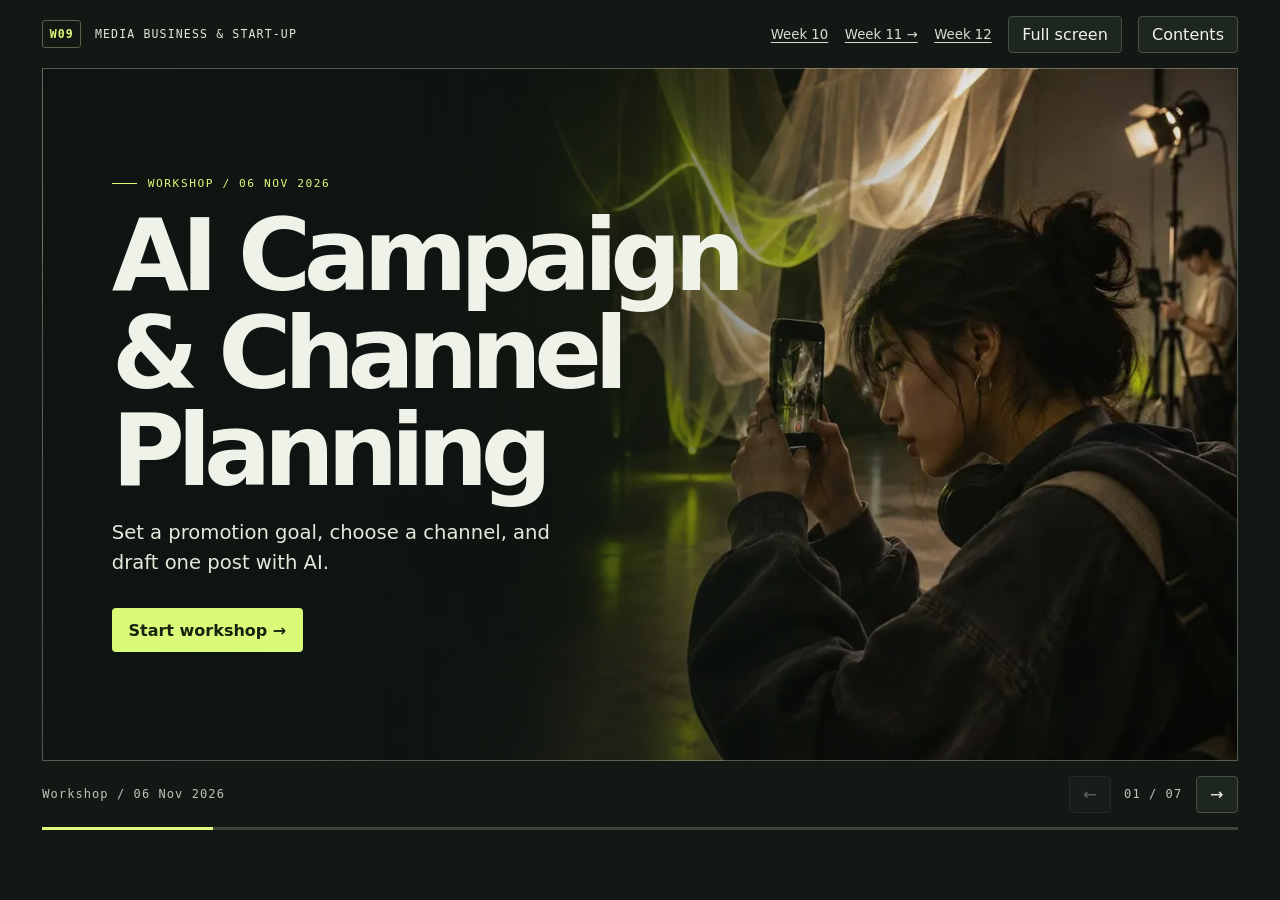
<file: index.html>
<!doctype html>
<html lang="en">
<head>
<meta charset="utf-8">
<meta name="viewport" content="width=device-width,initial-scale=1">
<meta name="description" content="Week 9 workshop slides for Media Business & Start-up">
<title>AI Campaign & Channel Planning · Week 09</title>
<link rel="stylesheet" href="visuals.css">
</head>
<body class="week-navigation">
<header class="shell topbar"><div class="brand"><b>W09</b><span>Media Business &amp; Start-up</span></div><div class="actions"><a class="week-link" href="week10/">Week 10</a><a class="week-link" href="week11/">Week 11 →</a><a class="week-link" href="week12/">Week 12</a><button type="button" id="fullscreen" hidden>Full screen</button><button type="button" id="toc">Contents</button></div></header>
<p id="fullscreen-status" class="shell" role="status" hidden></p>
<main class="shell" id="deck"></main>
<footer class="shell bottombar"><div class="chapter" id="chapter"></div><div class="nav"><button id="prev" type="button" aria-label="Previous slide">←</button><output class="counter" id="counter"></output><button id="next" type="button" aria-label="Next slide">→</button></div></footer>
<div class="shell" aria-hidden="true"><div class="progress"><span id="bar"></span></div></div>
<dialog id="menu" aria-labelledby="menu-title"><header><strong id="menu-title">Slide contents</strong><button type="button" id="close-menu" aria-label="Close contents">×</button></header><ol id="items"></ol></dialog>
<script src="deck.js"></script>
<script src="navigation.js"></script>
</body>
</html>
</file>
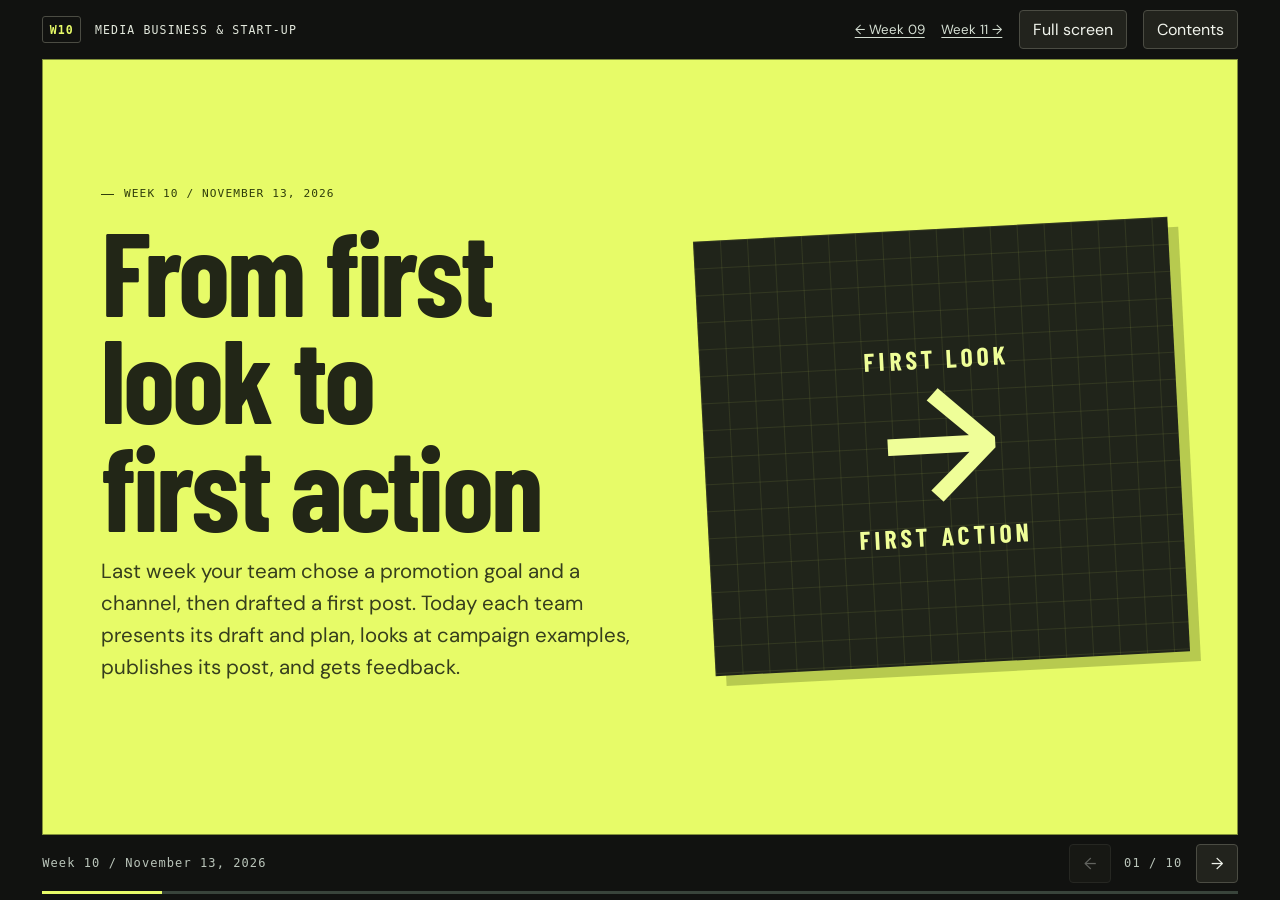
<file: week10/index.html>
<!doctype html>
<html lang="en">
<head>
<meta charset="utf-8">
<meta name="viewport" content="width=device-width,initial-scale=1">
<meta name="description" content="Week 10 class on experimental media campaigns, audience response and publishing a team promotion">
<title>From First Look to First Action · Media Business &amp; Start-up</title>
<link rel="preconnect" href="https://fonts.googleapis.com">
<link rel="preconnect" href="https://fonts.gstatic.com" crossorigin>
<link href="https://fonts.googleapis.com/css2?family=Barlow+Condensed:wght@600;700;800&family=DM+Sans:wght@400;500;600;700&display=swap" rel="stylesheet">
<link rel="stylesheet" href="../visuals.css">
<link rel="stylesheet" href="workshop.css?v=workshop-photos">
</head>
<body class="week-navigation week10">
<header class="shell topbar"><div class="brand"><b>W10</b><span>Media Business &amp; Start-up</span></div><div class="actions"><a class="week-link" href="../">← Week 09</a><a class="week-link" href="../week11/">Week 11 →</a><button type="button" id="fullscreen" data-presentation-window hidden>Full screen</button><button type="button" id="toc">Contents</button></div></header>
<p id="fullscreen-status" class="shell" role="status" hidden></p>
<main class="shell" id="deck"></main>
<footer class="shell bottombar"><div class="chapter" id="chapter"></div><div class="nav"><button id="prev" type="button" aria-label="Previous slide">←</button><output class="counter" id="counter"></output><button id="next" type="button" aria-label="Next slide">→</button></div></footer>
<div class="shell deck-progress" aria-hidden="true"><div class="progress"><span id="bar"></span></div></div>
<dialog id="menu" aria-labelledby="menu-title"><header><strong id="menu-title">Slide contents</strong><button type="button" id="close-menu" aria-label="Close contents">×</button></header><ol id="items"></ol></dialog>
<script src="slides.js?v=campaign-metrics-and-anonymous-feedback"></script>
<script src="../navigation.js?v=presentation-window"></script>
</body>
</html>
</file>
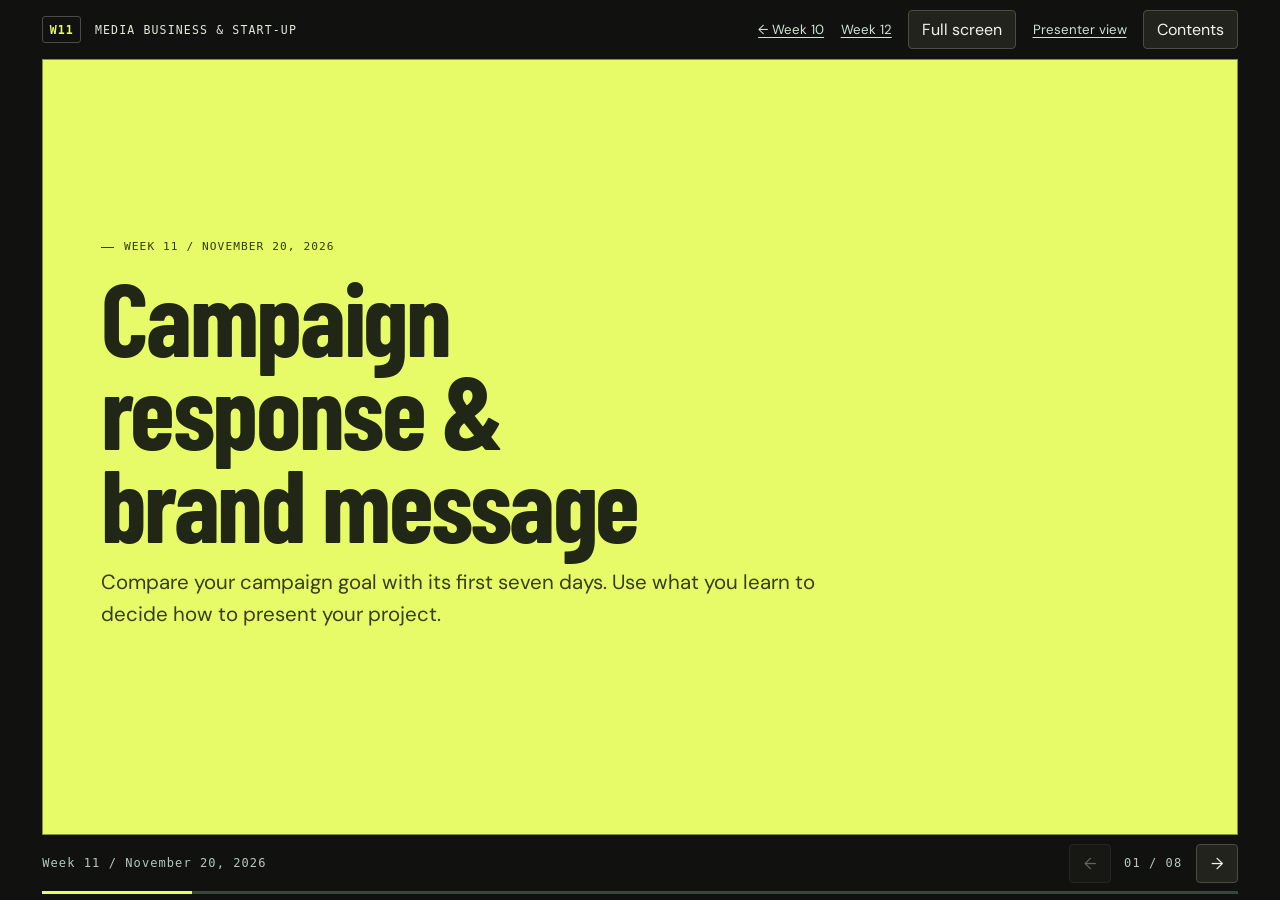
<file: week11/index.html>
<!doctype html>
<html lang="en">
<head>
<meta charset="utf-8">
<meta name="viewport" content="width=device-width,initial-scale=1">
<meta name="description" content="Week 11 class slides on seven-day campaign analysis and branding">
<title>Campaign Response &amp; Brand Message · Week 11</title>
<link rel="preconnect" href="https://fonts.googleapis.com">
<link rel="preconnect" href="https://fonts.gstatic.com" crossorigin>
<link href="https://fonts.googleapis.com/css2?family=Barlow+Condensed:wght@600;700;800&family=DM+Sans:wght@400;500;600;700&display=swap" rel="stylesheet">
<link rel="stylesheet" href="../visuals.css">
<link rel="stylesheet" href="../week10/workshop.css?v=workshop-photos">
<link rel="stylesheet" href="week11.css?v=presenter-window">
</head>
<body class="week-navigation week10 week11">
<header class="shell topbar"><div class="brand"><b>W11</b><span>Media Business &amp; Start-up</span></div><div class="actions"><a class="week-link" href="../week10/">← Week 10</a><a class="week-link" href="../week12/">Week 12</a><button type="button" id="fullscreen" data-presentation-window hidden>Full screen</button><a class="week-link" href="https://boracles-week11-presenter.borapado.chatgpt.site" target="_blank" rel="noopener">Presenter view</a><button type="button" id="toc">Contents</button></div></header>
<p id="fullscreen-status" class="shell" role="status" hidden></p>
<main class="shell" id="deck"></main>
<footer class="shell bottombar"><div class="chapter" id="chapter"></div><div class="nav"><button id="prev" type="button" aria-label="Previous slide">←</button><output class="counter" id="counter"></output><button id="next" type="button" aria-label="Next slide">→</button></div></footer>
<div class="shell deck-progress" aria-hidden="true"><div class="progress"><span id="bar"></span></div></div>
<dialog id="menu" aria-labelledby="menu-title"><header><strong id="menu-title">Slide contents</strong><button type="button" id="close-menu" aria-label="Close contents">×</button></header><ol id="items"></ol></dialog>
<script src="slides.js?v=class-media-2"></script>
<script src="../navigation.js?v=presentation-window"></script>
<script src="presenter-bridge.js?v=private-site"></script>
</body>
</html>
</file>
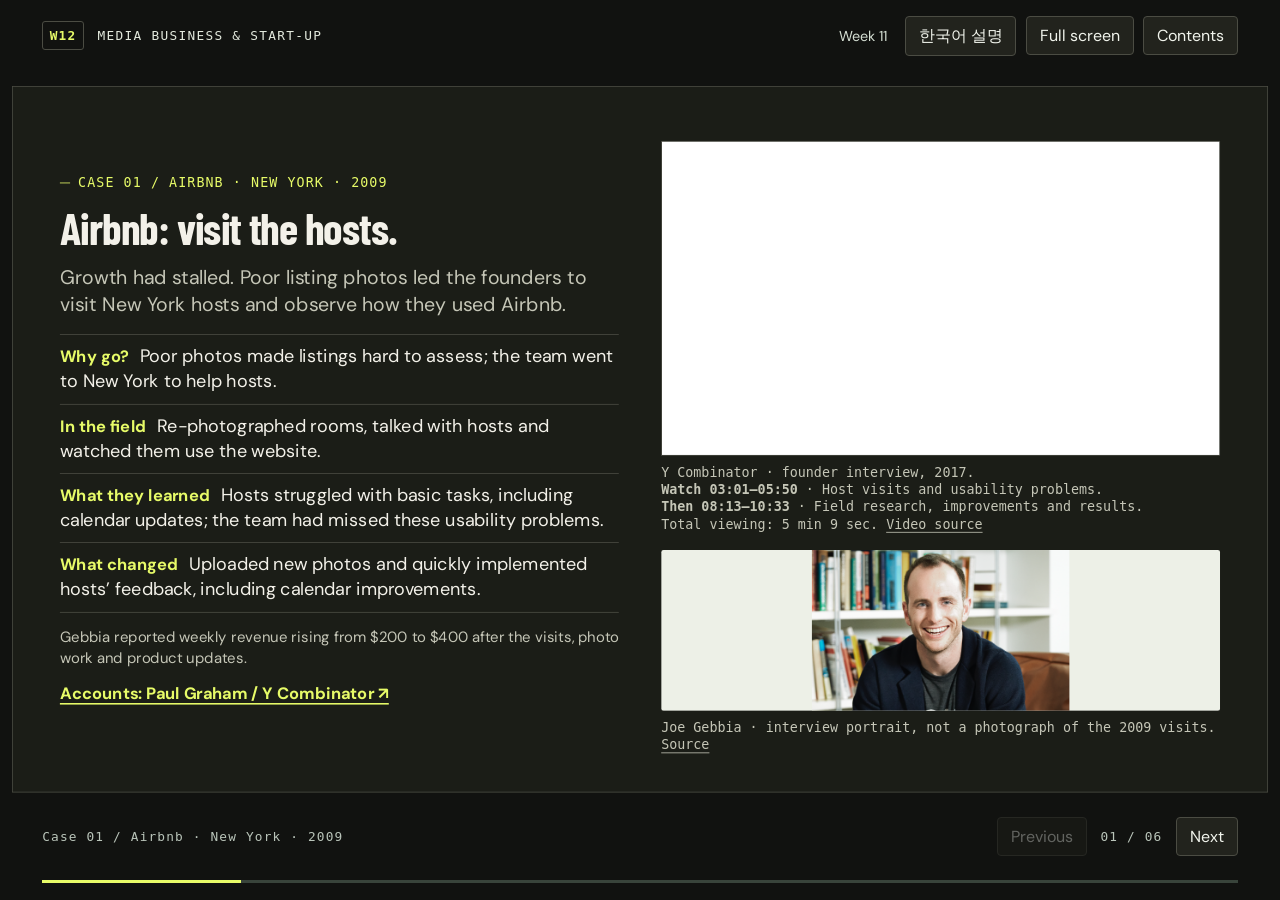
<file: week12/index.html>
<!doctype html>
<html lang="en">
<head>
<meta charset="utf-8">
<meta name="viewport" content="width=device-width,initial-scale=1">
<meta name="description" content="Field research for media business planning: six documented applications with project photographs, diagrams and firsthand videos.">
<title>Field Research in Practice · Week 12</title>
<link rel="preconnect" href="https://fonts.googleapis.com">
<link rel="preconnect" href="https://fonts.gstatic.com" crossorigin>
<link href="https://fonts.googleapis.com/css2?family=Barlow+Condensed:wght@600;700;800&family=DM+Sans:wght@400;500;600;700&display=swap" rel="stylesheet">
<link rel="stylesheet" href="../visuals.css">
<link rel="stylesheet" href="../week10/workshop.css">
<link rel="stylesheet" href="field.css?v=20261127-clean-team-video">
</head>
<body class="week-navigation week10 week12">
<header class="shell topbar"><div class="brand"><b>W12</b><span>Media Business &amp; Start-up</span></div><div class="actions"><a class="week-link" href="../week11/">Week 11</a><button type="button" id="korean" aria-haspopup="dialog">한국어 설명</button><button type="button" id="fullscreen" hidden>Full screen</button><button type="button" id="toc">Contents</button></div></header>
<p id="fullscreen-status" class="shell" role="status" hidden></p>
<div id="stage-shell"><main id="deck"></main></div>
<footer class="shell bottombar"><div class="chapter" id="chapter"></div><div class="nav"><button id="prev" type="button" aria-label="Previous slide">Previous</button><output class="counter" id="counter"></output><button id="next" type="button" aria-label="Next slide">Next</button></div></footer>
<div class="shell deck-progress" aria-hidden="true"><div class="progress"><span id="bar"></span></div></div>
<dialog id="menu" aria-labelledby="menu-title"><header><strong id="menu-title">Slide contents</strong><button type="button" id="close-menu" aria-label="Close contents">Close</button></header><ol id="items"></ol></dialog>
<dialog id="image-viewer" aria-labelledby="image-title"><header><strong id="image-title">Source image</strong><button type="button" id="close-image">Close image</button></header><img id="large-image" alt=""><p id="image-credit"></p></dialog>
<dialog id="korean-notes" aria-labelledby="korean-title"><header><strong id="korean-title">한국어 설명</strong><button type="button" id="close-korean">닫기</button></header><p id="korean-copy" lang="ko"></p></dialog>
<script src="slides.js?v=20261127-clean-team-video"></script>
<script src="../navigation.js"></script>
<script src="field.js"></script>
</body>
</html>
</file>
<file: visuals.css>
:root{color-scheme:dark;--bg:#141815;--ink:#eff2e8;--dim:#b7c3b7;--line:#455047;--accent:#dafb79;--paper:#e9ece0;--frame:1480px}
*{box-sizing:border-box}
body{margin:0;background:var(--bg);color:var(--ink);font-family:system-ui,"Segoe UI",sans-serif}
button,a{font:inherit}
a{color:inherit}
button{cursor:pointer}
button:focus-visible,a:focus-visible,h1:focus-visible{outline:2px solid #87c1ff;outline-offset:4px}
.shell{max-width:var(--frame);margin:auto;padding-inline:clamp(14px,3.3vw,50px)}
.topbar,.bottombar{display:flex;align-items:center;justify-content:space-between;gap:1rem}
.topbar{min-height:68px}.bottombar{min-height:66px}
.brand,.eyebrow,.chapter,.counter,.sample-label,.visual figcaption{font-family:ui-monospace,monospace}
.brand{display:flex;align-items:center;gap:.85rem;letter-spacing:.1em;text-transform:uppercase;font-size:.72rem}
.brand b{border:1px solid #596448;border-radius:3px;padding:.35rem .4rem;color:var(--accent)}
.brand span{color:#e3e9dd}
button{border:1px solid var(--line);background:#1e2620;color:#f1f4ec;padding:.5rem .8rem;border-radius:4px}
button:hover:enabled{border-color:var(--accent)}
button:disabled{opacity:.36;cursor:default}
.nav{display:flex;gap:.6rem;align-items:center}
.nav button{min-width:42px}
.counter,.chapter{font-size:.75rem;letter-spacing:.09em;color:#bac5ba}
.counter{min-width:5.5em;text-align:center}
.progress{height:3px;background:#39443b;overflow:hidden}
.progress span{display:block;height:100%;background:var(--accent);transition:width .24s}

article{
  --pad:clamp(26px,5.35vw,78px);
  min-height:clamp(555px,74vh,810px);
  display:flex;flex-direction:column;justify-content:center;
  position:relative;isolation:isolate;overflow:hidden;
  border:1px solid var(--line);background:#202722;padding:var(--pad)
}
article.with-visual{display:grid;grid-template-columns:minmax(0,1.08fr) minmax(0,.92fr);gap:clamp(24px,5vw,78px);align-items:center}
.copy{min-width:0}
.eyebrow{color:var(--accent);margin:0 0 1.05rem;letter-spacing:.14em;font-size:clamp(.7rem,.85vw,.86rem);text-transform:uppercase}
.eyebrow::before{content:"";display:inline-block;width:1.6rem;border-top:1px solid currentColor;vertical-align:middle;margin-right:.65rem}
h1{font-size:clamp(2.45rem,5.25vw,5.3rem);line-height:.98;letter-spacing:-.063em;margin:0 0 1.1rem;max-width:17ch;overflow-wrap:break-word;text-wrap:balance}
.with-visual h1{font-size:clamp(2.35rem,4.7vw,4.7rem)}
.lead{font-size:clamp(1rem,1.53vw,1.35rem);line-height:1.55;color:var(--dim);max-width:49ch;margin:0 0 1.45rem}
.rows{border-top:1px solid var(--line)}
.row{display:grid;grid-template-columns:minmax(110px,.92fr) 2.2fr;gap:.75rem;padding:clamp(.66rem,1.15vw,1.02rem) 0;border-bottom:1px solid var(--line);line-height:1.47}
.row strong{color:var(--accent);font-size:clamp(.86rem,1.2vw,1.08rem)}
.row span{font-size:clamp(.91rem,1.18vw,1.08rem)}
.note{font-size:.85rem;line-height:1.5;color:var(--dim);margin:1rem 0 0}
.quote{font-size:clamp(.94rem,1.44vw,1.22rem);line-height:1.5;padding:1rem 1.15rem;margin:0 0 1rem;border-left:3px solid var(--accent);background:#a5b29c18}
.decklink{display:inline-block;margin-top:1.25rem;text-underline-offset:.25em}
.paper{background:var(--paper);color:#18241a;--line:#aab9a9;--dim:#44564a;--accent:#365525}
.moss{background:#2c382b}
.lime{background:#d9f394;color:#182515;--dim:#3c4d35;--line:#859b64;--accent:#315123}
.lime .copy,.moss.outputs .copy{width:100%}
.outputs .rows,.submission .rows{display:grid;grid-template-columns:repeat(3,minmax(0,1fr));column-gap:clamp(1rem,3.5vw,3.6rem);counter-reset:deliverable}
.outputs .row,.submission .row{display:block;padding-top:1.35rem;counter-increment:deliverable;border-bottom:0}
.outputs .row::before,.submission .row::before{content:"0" counter(deliverable);display:block;color:var(--accent);font:500 clamp(1.4rem,3vw,2.9rem) ui-monospace,monospace;letter-spacing:-.05em;margin-bottom:.65rem}
.outputs .row strong,.submission .row strong{display:block;margin-bottom:.45rem;font-size:clamp(1.05rem,1.6vw,1.38rem)}
.submission .note{margin-top:1.8rem}

.photo-slide{
  --line:#d7e6d256;
  --dim:#e1eadb;
  background-color:#1e2821;
  background-image:linear-gradient(90deg,#0e1512fa 0%,#0e1512ea 27%,#0e151296 50%,#0e15121a 76%),var(--photo);
  background-size:cover;
  background-position:center 48%
}
.cover{--photo:url("media/workshop-cover.webp");min-height:clamp(560px,77vh,850px);background-position:center 53%}
.cover h1{font-size:clamp(3.2rem,7.8vw,8rem);max-width:11ch;letter-spacing:-.076em}
.cover .lead{max-width:38ch;margin-bottom:1.85rem}
.cover button{border:0;background:var(--accent);color:#19210e;font-weight:700;padding:.78rem 1.05rem}
.cover button:hover{background:#e5ff9e}
.presentations{--photo:url("media/team-presentations.webp");background-position:center 53%}
.presentations .copy{width:min(56%,620px)}
.presentations h1{max-width:12ch}

.visual{margin:0;min-width:0;width:100%;align-self:center}
.visual figcaption{font-size:clamp(.72rem,.9vw,.86rem);color:var(--dim);line-height:1.5;margin-top:.76rem}
.sample{background:#f1f3e8;color:#152015;border-radius:5px;overflow:hidden;transform:rotate(-1.4deg);box-shadow:0 16px 36px #1118}
.sample-label{display:flex;justify-content:space-between;align-items:center;gap:.7rem;padding:.75rem .9rem;font-size:.73rem}
.sample-label span{color:#365525;letter-spacing:.09em}
.sample img{display:block;width:100%;aspect-ratio:1.85;object-fit:cover;object-position:center 43%}
.sample-copy{padding:.75rem .9rem;font-size:clamp(.9rem,1.15vw,1.08rem);line-height:1.4;font-weight:650}
.sample-copy span{display:block;margin-top:.25rem;color:#3d552c;font:600 .69rem ui-monospace,monospace;letter-spacing:.08em}
.sample+.variant{margin-top:1.15rem}
.variant{border-top:1px solid var(--line);padding:.48rem 0;margin-top:.35rem}
.variant strong,.step strong,.branch strong{display:block;margin-bottom:.2rem}
.variant span,.step span,.branch span{font-size:clamp(.85rem,1.1vw,1.02rem);color:var(--dim);line-height:1.4;display:block}
.flow,.funnel{padding:0;margin:0;list-style:none;counter-reset:step;display:grid;gap:.7rem}
.step,.branch{position:relative;padding:.76rem .8rem;border-top:1px solid var(--line)}
.step{counter-increment:step;padding-left:3.45rem}
.step::before{content:"0" counter(step);position:absolute;left:.15rem;top:.76rem;color:var(--accent);font:550 1.35rem ui-monospace,monospace}
.step+.step::after{position:absolute;top:-.76rem;left:.59rem;content:"↓";color:var(--accent);font-size:.8rem}
.branch{margin-left:3.45rem;border-top:0;border-left:2px solid var(--accent);padding-block:.36rem;background:#8ca67c19}
.creative{background:#263429}
.creative::after{position:absolute;z-index:-1;inset:0 0 0 52%;content:"";background:radial-gradient(ellipse at center,#b3dc5c52,transparent 72%),repeating-linear-gradient(115deg,transparent 0 29px,#b7d19615 30px,transparent 31px 58px);mask-image:linear-gradient(90deg,transparent,#000 30%)}
.video-demo{max-width:min(100%,290px);justify-self:center}
.video-demo video{width:100%;max-height:56vh;display:block;aspect-ratio:9/16;object-fit:contain;background:#101111;border:2px solid #a3b489;border-radius:12px;box-shadow:0 22px 45px #1118}
.video-demo figcaption{text-align:center}
dialog{border:1px solid var(--line);background:#18201a;color:var(--ink);width:min(92vw,550px);padding:1.35rem;border-radius:6px}
dialog::backdrop{background:#000a}
dialog header{display:flex;justify-content:space-between;align-items:center}
dialog ol{padding-left:1.55rem}
dialog li{margin:.35rem 0}
dialog li button{width:100%;text-align:left}
dialog [aria-current=true]{color:var(--accent);border-color:var(--accent)}
@media(max-width:800px){
  article,article.with-visual{min-height:65vh;grid-template-columns:1fr}
  .photo-slide{background-image:linear-gradient(90deg,#0e1512f5,#0e15129c),var(--photo);background-position:64% center}
  .presentations .copy{width:100%;max-width:550px}
  .creative::after{inset:48% 0 0;mask-image:linear-gradient(transparent,#000 30%)}
  .video-demo video{max-height:62vh}
}
@media(max-width:550px){
  .chapter{display:none}
  .bottombar{justify-content:flex-end}
  .brand{font-size:.65rem;letter-spacing:.06em}
  .row{grid-template-columns:1fr;gap:.2rem}
  .outputs .rows,.submission .rows{grid-template-columns:1fr}
  .outputs .row,.submission .row{padding:.75rem 0 .75rem 2rem;position:relative;border-bottom:1px solid var(--line)}
  .outputs .row::before,.submission .row::before{position:absolute;left:0;top:.8rem;font-size:1rem}
}
@media(prefers-reduced-motion:reduce){.progress span{transition:none}}
@media print{body{background:white}.topbar,.bottombar,.progress,dialog{display:none}.shell{padding:0}article{min-height:0;border:0;print-color-adjust:exact}}

.actions{display:flex;align-items:center;gap:clamp(.45rem,1.3vw,1.1rem)}
.actions a{color:#d5dfd3;font-size:.83rem;text-underline-offset:.25em}
.actions a:hover{color:var(--accent)}
article.outputs.with-visual{display:flex;gap:0}
.outputs .lead{max-width:none}
.output-grid{display:grid;grid-template-columns:1fr 1.1fr;gap:clamp(1rem,3vw,2.75rem)}
.assumption-example,.draft-example{min-width:0;padding:clamp(.85rem,1.6vw,1.4rem);background:#edf0e3;color:#17251a;border-radius:4px;box-shadow:0 12px 20px #15201655}
.assumption-example{background:#f3efdc}
.output-kicker{display:flex;align-items:center;gap:.5rem;margin:0 0 .75rem;color:#3a5134;font:700 clamp(.71rem,1.1vw,.9rem) ui-monospace,monospace;text-transform:uppercase;letter-spacing:.05em}
.output-kicker b{background:#d9f394;padding:.22rem .3rem;border-radius:2px}
.example-claim{font-size:clamp(1.15rem,2.1vw,1.9rem);font-weight:720;line-height:1.16;letter-spacing:-.035em;margin:0 0 .8rem}
.example-details{margin:0}
.example-details div{display:grid;grid-template-columns:minmax(4rem,.48fr) 2fr;gap:.5rem;border-top:1px solid #a8ae9a;padding:.4rem 0;font-size:clamp(.77rem,1vw,.93rem);line-height:1.32}
.example-details dt,.test-strip b,.edit-example b{font-weight:720}
.example-details dd{margin:0}
.post-preview{position:relative;isolation:isolate;min-height:clamp(120px,13vw,184px);display:flex;align-items:flex-end;overflow:hidden;color:white;background:#19251c;border-radius:3px}
.post-preview img{position:absolute;inset:0;width:100%;height:100%;object-fit:cover;object-position:center 41%;z-index:-2}
.post-preview::before{content:"";position:absolute;inset:0;z-index:-1;background:linear-gradient(90deg,#101811ef,#101811a0 55%,#10181110)}
.post-preview div{display:grid;gap:.18rem;width:min(90%,290px);padding:.72rem}
.post-preview small{color:#dbfa92;font:700 .67rem ui-monospace,monospace;letter-spacing:.09em}
.post-preview strong{font-size:clamp(1rem,1.6vw,1.45rem);line-height:1.11}
.post-preview span,.test-strip,.edit-example{font-size:clamp(.73rem,.98vw,.9rem);line-height:1.4}
.test-strip{display:flex;flex-wrap:wrap;justify-content:space-between;gap:.3rem .8rem;padding:.5rem 0;border-bottom:1px solid #a8ae9a}
.edit-example{margin:.45rem 0 0}
@media(max-width:650px){.output-grid{grid-template-columns:1fr}}
@media(max-width:420px){.actions a{font-size:.72rem}.actions button{padding:.42rem .55rem}}

h1[tabindex="-1"]:focus{outline:none}
.game-example img{display:block;width:100%;aspect-ratio:2.15;object-fit:cover;object-position:center 48%;border-radius:5px 5px 0 0}
.game-example-copy{padding:.85rem 1rem;background:#d7e6b8;border-radius:0 0 5px 5px;color:#263823}
.game-example-copy p{margin:.3rem 0;font-size:clamp(.86rem,1.15vw,1rem);line-height:1.45}
.game-example-copy p.output-kicker{font-size:.72rem;margin-bottom:.45rem}
.game-example-copy strong{display:block}
.merged-creative .video-demo{max-width:100%;width:100%}
.merged-creative .video-demo video{aspect-ratio:16/9;max-height:54vh}
.feedback-callout{margin-top:.8rem;padding:.75rem .85rem;background:#d7e6b8;color:#263823;border-radius:4px}
.feedback-callout strong,.feedback-callout span{display:block;line-height:1.4}
.feedback-callout span{font-size:.9rem}
#fullscreen-status{color:#e7e7d7;margin-block:0 .7rem}
:fullscreen .shell{max-width:none;padding-inline:clamp(12px,1.75vw,38px)}
:fullscreen article{min-height:calc(100dvh - 137px)}

.instructor .topbar{min-height:58px}
.instructor .student-launch{padding:.55rem .75rem;border:1px solid #768b56;border-radius:4px;color:var(--accent);text-decoration:none}
.instructor .bottombar{min-height:48px}
.instructor article{zoom:.78;min-height:clamp(500px,68vh,690px)}
.speaker{padding-top:1.25rem;padding-bottom:3rem}
.speaker h2{font-size:1.18rem;margin:0 0 .55rem;color:var(--accent)}
.speaker-pair{border-bottom:1px solid var(--line);padding:.68rem 0}
.speaker-pair p{margin:0;line-height:1.5;max-width:86ch}
.speaker-pair p[lang="en"]{font-size:clamp(1rem,1.5vw,1.22rem);font-weight:600}
.speaker-pair p[lang="ko"]{color:var(--dim);margin-top:.23rem;font-size:clamp(.92rem,1.3vw,1.08rem)}
@media(max-width:650px){.instructor article{zoom:1}.instructor .student-launch{font-size:.76rem;padding:.4rem .5rem}}
.wrap-up .lead{font-size:clamp(1.28rem,2.3vw,2rem);max-width:36ch;margin-bottom:0}

.three-outputs{grid-template-columns:repeat(3,minmax(0,1fr))}
.three-outputs section>p:last-child{line-height:1.45;margin-bottom:.3rem}
@media(max-width:800px){.three-outputs{grid-template-columns:1fr}}

.week-link{white-space:nowrap}
@media(max-width:600px){
  .week-navigation .topbar{flex-wrap:wrap;justify-content:flex-start;column-gap:.85rem;row-gap:.55rem;padding-block:.6rem}
}
</file>
<file: week10/workshop.css>
.week10 {
  --bg: #111210;
  --ink: #f3f1e9;
  --dim: #c5c6b7;
  --accent: #e7fb68;
  --line: #4b4c43;
  font-family: "DM Sans", system-ui, sans-serif;
}

.week10 .topbar { min-height: 59px; }
.week10 .bottombar { min-height: 56px; }
.week10 .brand b { border-color: var(--line); }
.week10 button { background: #22231d; }
.week10 .progress span { background: #e7fb68; }

.week10 article {
  --pad: clamp(24px, 4.5vw, 68px);
  min-height: clamp(550px, calc(100svh - 124px), 820px);
  background: #1b1d17;
}

.week10 h1 {
  font-family: "Barlow Condensed", "DM Sans", system-ui, sans-serif;
  font-size: clamp(3.1rem, 6.7vw, 7rem);
  font-weight: 700;
  letter-spacing: -.024em;
  line-height: .91;
  max-width: 16ch;
}

.week10 article.with-visual { gap: clamp(22px, 3.6vw, 58px); }
.week10 .with-visual h1 { font-size: clamp(2.9rem, 5.35vw, 5.6rem); }
.week10 .lead { font-size: clamp(1.05rem, 1.6vw, 1.4rem); max-width: 52ch; }
.week10 .eyebrow { letter-spacing: .095em; }
.week10 .eyebrow::before { width: .8rem; }
.week10 .rows { max-width: 860px; }
.week10 .row { grid-template-columns: minmax(95px, .8fr) 2.25fr; }
.week10 .row strong, .week10 .row span { font-size: clamp(.93rem, 1.24vw, 1.12rem); }
.week10 .decklink { font-weight: 700; color: var(--accent); }

.week10 .chalk {
  background: #eeeddf;
  color: #20251b;
  --accent: #375014;
  --dim: #48513d;
  --line: #acb096;
}

.week10 .signal, .week10 .launch-cover {
  background: #e7fb68;
  color: #222617;
  --accent: #303e0b;
  --dim: #363e1d;
  --line: #82913a;
}

.week10 .launch-cover h1 { font-size: clamp(4.15rem, 9.2vw, 10rem); }
.week10 .launch-cover button { border-color: #222617; font-weight: 700; padding: .75rem 1.05rem; }
.week10 .launch-mark {
  position: relative;
  display: grid;
  min-height: clamp(240px, 34vw, 480px);
  padding: clamp(20px, 3.5vw, 48px);
  align-content: center;
  justify-items: center;
  background: #20241a;
  color: #effe98;
  overflow: hidden;
  isolation: isolate;
  transform: rotate(-3deg);
  box-shadow: .65rem .65rem 0 #303e0b42;
}

.launch-grid {
  position: absolute;
  z-index: -1;
  inset: 0;
  background-image: linear-gradient(90deg, #e7fb6817 1px, transparent 1px), linear-gradient(#e7fb6817 1px, transparent 1px);
  background-size: 27px 27px;
}

.launch-mark span { font: 700 clamp(1rem, 2vw, 1.7rem) "Barlow Condensed", sans-serif; letter-spacing: .16em; }
.launch-mark b { font: 600 clamp(4rem, 12vw, 11rem)/.96 "DM Sans", system-ui, sans-serif; }

.schedule-grid, .audience-grid, .evidence-grid { display: grid; gap: .55rem; }
.schedule-grid section { display: grid; grid-template-columns: minmax(75px, .55fr) 1.6fr; gap: .7rem; align-items: start; border-top: 1px solid var(--line); padding-top: .62rem; }
.schedule-grid strong { color: var(--accent); font-weight: 700; }
.schedule-grid p, .audience-grid p, .evidence-grid p { margin: 0 0 .36rem; line-height: 1.45; }
.audience-grid section, .evidence-grid section { border-top: 1px solid var(--line); padding-top: .66rem; }
.week10 .visual h2 { font-size: clamp(1.05rem, 1.85vw, 1.55rem); line-height: 1.12; margin: 0 0 .4rem; }
.evidence-grid .evidence-limit { color: var(--dim); font-size: .89rem; }

.media-preview { display: grid; position: relative; overflow: hidden; aspect-ratio: 16 / 9; background: #242824; }
.media-preview img { position: absolute; inset: 0; width: 100%; height: 100%; object-fit: cover; }
.media-preview span {
  align-self: center;
  justify-self: center;
  z-index: 1;
  display: grid;
  place-items: center;
  width: 3.75rem;
  height: 3.75rem;
  border-radius: 50%;
  background: #e7fb68;
  color: #20241a;
  font-size: 1.4rem;
}
.media-preview:hover span { background: #fff; }
.case-pair { display: grid; grid-template-columns: repeat(2, minmax(0, 1fr)); gap: clamp(.8rem, 2vw, 1.6rem); }
.additional-cases { grid-template-columns: repeat(3, minmax(0, 1fr)); margin: 1rem 0; }
.contain-media .media-preview img { object-fit: contain; }
.contain-media .media-preview { background: #d9dbc5; }
.contain-media .media-preview span { align-self: end; justify-self: end; margin: .7rem; width: 2.75rem; height: 2.75rem; }
.mars-stills img { display: block; width: 100%; aspect-ratio: 2.25; object-fit: cover; }
.mars-stills img + img { margin-top: .45rem; }
.mars-stills a { text-underline-offset: .2em; }

.mechanism-grid, .mechanism-stack { display: grid; gap: .6rem; }
.mechanism-grid { grid-template-columns: repeat(2, minmax(0, 1fr)); }
.mechanism-stack section, .mechanism-grid section { border: 1px solid var(--line); padding: clamp(.75rem, 1.5vw, 1.35rem); }
.chalk .mechanism-stack section { background: #dedfc8; }
.ink .mechanism-stack section, .ink .mechanism-grid section { background: #282c20; }
.mechanism-stack small, .mechanism-grid small { display: block; margin-bottom: .3rem; color: var(--accent); font: 600 .7rem ui-monospace, monospace; letter-spacing: .05em; }
.mechanism-stack strong, .mechanism-grid strong { display: block; font-size: clamp(1rem, 1.5vw, 1.34rem); line-height: 1.2; }
.mechanism-stack p { margin: .4rem 0 0; color: var(--dim); }
.mechanism-grid p { margin: .42rem 0; color: var(--dim); }
.mechanism-grid a { font-size: .82rem; text-underline-offset: .18em; }

.storyboard { display: grid; grid-template-columns: repeat(3, minmax(0, 1fr)); gap: .45rem; }
.storyboard div { background: #d9dbc5; padding: .65rem; }
.storyboard b { display: grid; place-items: center; margin-bottom: .65rem; height: clamp(2rem, 6vw, 5rem); background: #272e25; color: #e7fb68; font-size: 1.6rem; }
.storyboard p { font-size: .9rem; margin: .35rem 0 0; }
.storyboard figcaption { grid-column: 1 / -1; }

.week10 article.comparison { display: flex; gap: 0; }
.week10 .comparison .lead { max-width: 72ch; }
.sample-grid { display: grid; grid-template-columns: repeat(2, minmax(0, 1fr)); gap: clamp(12px, 2.2vw, 28px); }
.campaign-sample { min-width: 0; padding: clamp(.8rem, 1.55vw, 1.4rem); background: #d9dbc5; color: #20251b; }
.web-sample { background: #f9f8f0; border: 1px solid #acb096; }
.campaign-sample p { font-size: clamp(.88rem, 1.1vw, 1.03rem); margin: .5rem 0; }
.campaign-sample p.sample-eyebrow { font: 700 .69rem/1.3 ui-monospace, monospace; margin: 0 0 .65rem; }
.campaign-sample .sample-action { font-weight: 700; margin-bottom: 0; }
.sample-art { display: flex; align-items: center; justify-content: space-between; overflow: hidden; gap: .45rem; padding: .8rem; min-height: 73px; margin-bottom: .65rem; background: #272e25; color: #e7fb68; }
.sample-art span { font: 800 1.45rem/.8 "Barlow Condensed", sans-serif; }
.sample-art i { display: block; border: 1px solid #e7fb68; border-radius: 50%; width: 20px; height: 20px; box-shadow: 0 0 0 6px #e7fb6847, 0 0 0 12px #e7fb6825; }
.sample-art i:nth-of-type(2) { transform: translateY(-10px); }
.sample-art i:nth-of-type(3) { transform: translateY(12px); margin-right: 10%; }

.execution-example { padding: clamp(1rem, 2.6vw, 2rem); background: #daddc6; }
.execution-example dl { margin: .8rem 0 0; }
.execution-example dl div { border-top: 1px solid #9fa787; display: grid; grid-template-columns: minmax(90px, .9fr) 1.5fr; gap: .5rem; padding: .5rem 0; }
.execution-example dt { font-weight: 700; }
.execution-example dd { margin: 0; }

.week10 article.references { display: flex; gap: 0; }
.references-grid { display: grid; grid-template-columns: repeat(2, minmax(0, 1fr)); gap: 1.4rem; }
.references-grid section { border-top: 1px solid var(--line); padding-top: .8rem; }
.references-grid ul { margin: .5rem 0 0; padding-left: 1.15rem; }
.references-grid li { margin-bottom: .35rem; }
.references-grid a { text-underline-offset: .18em; }
.workshop-resources { border: 1px solid var(--line); padding: .8rem 1rem; }
.workshop-resources summary { cursor: pointer; font-weight: 700; }
.week10 article:has(.workshop-resources[open]) { display: flex; gap: 1.5rem; }

.activity-visual { display: grid; gap: clamp(.65rem, 1.4vw, 1rem); }
.activity-photo { margin: 0; overflow: hidden; border: 1px solid var(--line); }
.activity-photo img { display: block; width: 100%; height: auto; aspect-ratio: 4 / 3; object-fit: cover; }
.campaign-choice .activity-photo img { aspect-ratio: 5 / 2; }

@media (max-width: 800px) {
  .week10 article, .week10 article.with-visual { min-height: 63svh; }
  .week10 .launch-mark { min-height: 180px; }
  .week10 .launch-cover h1 { font-size: clamp(3.85rem, 13vw, 6.5rem); }
}

@media (max-width: 550px) {
  .week10 .row, .sample-grid, .references-grid, .case-pair { grid-template-columns: 1fr; }
}

.week10.presentation-mode > :is(.topbar, .bottombar, .deck-progress) {
  display: none;
}

.week10.presentation-mode > #deck {
  max-width: none;
  padding-inline: 0;
}

.week10.presentation-mode article {
  min-height: 100vh;
  min-height: 100dvh;
  border: 0;
}
</file>
<file: week11/week11.css>
.week11 .week11-cover h1 {
  max-width: 12ch;
  font-size: clamp(3.7rem, 8vw, 8.4rem);
}

.week11 .case-image {
  display: block;
  width: 100%;
  max-height: clamp(235px, 42vh, 440px);
  object-fit: contain;
  background: #1c241d;
}

.week11 .case-figures {
  display: grid;
  grid-template-columns: repeat(2, minmax(0, 1fr));
  margin-top: 0.9rem;
  border-block: 1px solid var(--line);
}

.week11 .case-figures div {
  display: grid;
  align-content: start;
  gap: 0.28rem;
  padding: 0.62rem 0.9rem;
}

.week11 .case-figures div + div {
  border-left: 1px solid var(--line);
}

.week11 .case-figures strong {
  color: var(--accent);
  font: 700 clamp(2.15rem, 4.5vw, 4rem)/0.96 "Barlow Condensed", system-ui, sans-serif;
}

.week11 .case-figures span {
  color: var(--dim);
  font-size: 0.92rem;
  line-height: 1.26;
}

.week11 .evidence-sheet {
  border: 1px solid var(--line);
  background: #f9f8ee;
  padding: clamp(1rem, 2.5vw, 2.3rem);
}

.week11 .evidence-sheet h2 {
  margin: 0 0 0.55rem;
  font-size: clamp(1.4rem, 2.3vw, 2rem);
}

.week11 .evidence-sheet dl {
  margin: 0;
}

.week11 .evidence-sheet dt {
  margin-top: 0.8rem;
  padding-top: 0.65rem;
  border-top: 1px solid var(--line);
  color: var(--accent);
  font-weight: 700;
}

.week11 .evidence-sheet dd {
  margin: 0.22rem 0 0;
  line-height: 1.4;
}

@media (min-width: 801px) and (max-height: 820px) {
  .week11 .week11-case {
    --pad: clamp(20px, 3.2vw, 48px);
  }
}

@media (max-width: 470px) {
  .week-navigation .topbar {
    flex-wrap: wrap;
    padding-block: 0.5rem;
    gap: 0.4rem;
  }

  .week11 .case-image {
    max-height: 55vh;
  }
}

.week11 .worksheet-demo.with-visual {
  display: flex;
  align-items: stretch;
  gap: 1.25rem;
  justify-content: center;
}

.week11 .worksheet-demo h1 {
  max-width: none;
  font-size: clamp(2.95rem, 5vw, 5.25rem);
}

.week11 .worksheet-demo .lead {
  max-width: 68ch;
  margin-bottom: 0;
}

.week11 .worksheet-grid {
  display: grid;
  grid-template-columns: 1.18fr 1fr 1fr;
  gap: clamp(0.7rem, 1.4vw, 1.1rem);
  align-items: start;
}

.week11 .worksheet-region {
  padding: clamp(0.9rem, 1.5vw, 1.35rem);
  border: 1px solid #adb8aa;
  border-radius: 0.45rem;
  min-width: 0;
  color: #242826;
}

.week11 .worksheet-evidence { background: #edf7ff; }
.week11 .worksheet-mockup { background: #f2edfc; }
.week11 .worksheet-share { background: #fff7e4; }

.week11 .worksheet-region h2 {
  margin: 0 0 0.75rem;
  font-size: clamp(1.16rem, 2vw, 1.6rem);
}

.week11 .worksheet-region h3 {
  margin: 0.95rem 0 0.22rem;
  font-size: 1rem;
}

.week11 .worksheet-region dl,
.week11 .worksheet-region dd,
.week11 .worksheet-region p {
  margin: 0;
  font-size: 1rem;
  line-height: 1.4;
}

.week11 .worksheet-region dt {
  margin-top: 0.5rem;
  font-size: 0.93rem;
  font-weight: 700;
}

.week11 .worksheet-peer,
.week11 .worksheet-version {
  margin-block: 0.85rem;
  padding: 0.7rem 0.8rem;
  border: 1px solid #bdc8bc;
  border-radius: 0.28rem;
  background: #fffdf7;
}

.week11 .worksheet-peer p,
.week11 .worksheet-version p {
  margin-top: 0.22rem;
}

@media (max-width: 850px) {
  .week11 .worksheet-grid {
    grid-template-columns: 1fr;
  }
}

.week11 article.worksheet-demo {
  --pad: clamp(18px, 2.8vw, 44px);
  gap: clamp(0.65rem, 1.4vw, 1rem);
}

.week11 .worksheet-demo h1 {
  margin-bottom: 0.48rem;
  font-size: clamp(2.65rem, 4.5vw, 4.65rem);
}

.week11 .worksheet-demo .eyebrow { margin-bottom: 0.55rem; }
.week11 .worksheet-region { padding: clamp(0.75rem, 1.2vw, 1rem); }

.week11 .worksheet-evidence dl {
  display: grid;
  grid-template-columns: minmax(0, 0.76fr) minmax(0, 1.24fr);
  gap: 0.38rem 0.65rem;
  align-items: baseline;
}

.week11 .worksheet-region dt {
  margin-top: 0;
  line-height: 1.28;
}

.week11 .worksheet-region h2 {
  margin-bottom: 0.58rem;
}

.week11 .worksheet-peer,
.week11 .worksheet-version {
  margin: 0.6rem 0;
  padding: 0.52rem 0.65rem;
}

.week11 .worksheet-figure img {
  display: block;
  width: 100%;
  max-height: clamp(240px, 49vh, 415px);
  object-fit: contain;
  object-position: center;
}

.week11 .case-media-frame {
  display: grid;
  place-items: center;
  width: 100%;
  height: clamp(225px, 39vh, 380px);
  background: #1c241d;
}

.week11 .case-media-frame img,
.week11 .case-media-frame iframe {
  width: 100%;
  height: 100%;
  min-height: 0;
  border: 0;
}

.week11 .case-media-controls {
  display: flex;
  flex-wrap: wrap;
  gap: 0.35rem;
  margin-top: 0.65rem;
}

.week11 .case-media-controls button {
  padding: 0.38rem 0.57rem;
  font-size: 0.87rem;
}

.week11 .case-media-controls button[aria-pressed="true"] {
  border-color: var(--accent);
  box-shadow: inset 0 -2px currentColor;
}

.week11 .media-fallback {
  margin: 0.35rem 0 0;
  font-size: 0.84rem;
}

@media (max-width: 850px) {
  .week11 .worksheet-demo .worksheet-grid { gap: 0.8rem; }
}

@media (min-width: 951px) and (max-height: 850px) {
  .week11 article:not(.week11-cover) {
    --pad: clamp(24px, 2.8vw, 40px);
  }

  .week11 article.worksheet-demo {
    --pad: clamp(20px, 2.05vw, 29px);
    gap: 0.8rem;
  }

  .week11 .worksheet-demo .worksheet-grid {
    grid-template-columns: 1.27fr 1fr 1fr;
  }

  .week11 article:not(.with-visual):not(.week11-cover) h1 {
    max-width: 22ch;
    font-size: clamp(3.4rem, 5.6vw, 6rem);
  }
}

.week11 .audience-fullscreen {
  position: fixed;
  z-index: 10;
  top: 0.75rem;
  right: 0.75rem;
}

:fullscreen .audience-fullscreen {
  display: none;
}
</file>
<file: week12/field.css>
/* A single 1600 × 900 slide canvas, fitted to the available screen. */
body.week12 { --frame:1600px; margin:0; height:100svh; overflow:hidden; display:flex; flex-direction:column; gap:8px; padding:0 0 10px; }
.week12 .topbar,.week12 .bottombar,.week12 .deck-progress { width:100%; flex:none; }
.week12 .topbar { min-height:58px; }
.week12 .bottombar { min-height:46px; }
.week12 .deck-progress { height:3px; }
.week12 .brand,.week12 .counter,.week12 .chapter { font-size:.8rem; }
.week12 .actions { display:flex;align-items:center;gap:.6rem; }
.week12 .week-link { text-decoration:none;font-size:.9rem;padding:.5rem; }
.week12 #stage-shell { flex:none;position:relative;margin:auto; }
.week12 #deck { position:absolute;left:0;top:0;width:1600px;height:900px;max-width:none;margin:0;padding:0;transform-origin:top left; }
.week12 article,.week12 article.with-visual { width:1600px;height:900px;min-height:0;max-height:none;padding:52px 60px;gap:54px; }
.week12 article.with-visual { display:grid;grid-template-columns:minmax(0,1fr) minmax(0,1fr);align-items:center; }
.week12 .copy { min-width:0; }
.week12 h1,.week12 .with-visual h1 { font-size:66px;line-height:1.01;letter-spacing:-.02em;max-width:none;margin:0 0 22px;text-wrap:balance; }
.week12 .lead { font-size:27px;line-height:1.4;margin:0 0 24px;max-width:none; }
.week12 .eyebrow { font-size:18px;letter-spacing:.08em;margin:0 0 22px; }
.week12 .row { grid-template-columns:170px minmax(0,1fr);gap:22px;padding:18px 0; }
.week12 .row strong,.week12 .row span { font-size:24px;line-height:1.4; }
.week12 .note { font-size:21px;line-height:1.4;margin:20px 0 0; }
.week12 .decklink { font-size:23px;margin-top:22px;line-height:1.35; }
.week12 .field-cover { background:#e7fb68;--accent:#263c15;--ink:#172214;--dim:#33452c;--line:#97aa64;color:#172214; }
.week12 .field-cover h1 { font-size:98px; }
.week12 .field-cover .decklink { color:#172214; }
.week12 .field-activity,.week12 .field-next { background:#26352a; }
.week12 .visual { min-width:0;max-height:760px;align-self:center; }
.week12 .field-photo { margin:0; }
.week12 .image-open { display:block;padding:0;border:0;background:transparent;width:100%;border-radius:0; }
.week12 .field-photo img { width:100%;height:auto;max-height:610px;object-fit:contain;background:#edf0e7;border-radius:3px;display:block; }
.week12 .field-cover .field-photo img { height:440px;object-fit:cover; }
.week12 .visual figcaption { font-size:19px;line-height:1.35;margin-top:16px; }
.week12 figcaption a,.week12 .reading-list a { text-underline-offset:.22em; }
.week12 .video-shell { aspect-ratio:16/9;background:#0b100c;border:1px solid var(--line); }
.week12 .video-shell iframe { display:block;width:100%;height:100%;border:0; }
.week12 .watch-question { border-top:1px solid var(--line);padding-top:18px;color:var(--accent);font-size:23px;line-height:1.4; }
.week12 .concept-board { display:grid;gap:0;border-top:1px solid var(--line); }
.week12 .concept-board section { padding:24px 0;border-bottom:1px solid var(--line); }
.week12 .concept-board h2 { font:700 40px/1.08 "Barlow Condensed",sans-serif;color:var(--accent);margin:0 0 12px; }
.week12 .concept-board p { font-size:26px;line-height:1.4;margin:0; }
.week12 .next-class { padding:44px;border:1px solid #afc291;background:#d9efbd;color:#21351d; }
.week12 .next-class h2 { font:700 78px/1 "Barlow Condensed",sans-serif;margin:18px 0 30px; }
.week12 .next-class p { font-size:28px;line-height:1.4; }
.week12 .next-class hr { border:0;border-top:1px solid #93aa7b; }
.week12 .next-class .eyebrow { color:#35552c; }
.week12 .reading-list { display:grid;border-top:1px solid var(--line); }
.week12 .reading-list a { display:block;padding:18px 0;border-bottom:1px solid var(--line);font-size:23px;line-height:1.25; }
.week12 article.case-overview { display:flex;flex-direction:column;justify-content:flex-start;align-items:stretch;gap:25px; }
.week12 .case-overview .eyebrow { margin-bottom:14px; }
.week12 .case-overview h1 { margin-bottom:14px; }
.week12 .case-overview .lead { margin:0; }
.week12 .case-results { display:grid;grid-template-columns:repeat(3,minmax(0,1fr));gap:30px; }
.week12 .case-results section { border-top:1px solid var(--line);padding-top:20px; }
.week12 .case-results figure { margin:0; }
.week12 .case-results img { width:100%;height:225px;object-fit:contain;background:#e7ebe3;display:block; }
.week12 .case-results figcaption { font-size:17px;line-height:1.3;margin-top:9px;min-height:45px; }
.week12 .case-results h2 { font:700 37px/1.05 "Barlow Condensed",sans-serif;margin:15px 0; }
.week12 .case-results p { font-size:23px;line-height:1.35;margin:10px 0; }
.week12 .case-results .change { color:var(--accent);border-left:3px solid var(--accent);padding-left:15px; }
.week12 .case-results .decision { font-size:21px;color:var(--dim); }
.week12 .case-results a { display:inline-block;font-size:20px;margin-top:6px; }
.week12 #image-viewer { width:min(95vw,1400px);max-width:none;max-height:95svh;background:#151b17; }
.week12 #image-viewer img { display:block;max-width:100%;max-height:78svh;width:auto;height:auto;margin:1rem auto; }
.week12 #image-credit { font-size:1rem;line-height:1.5; }
.week12 #korean-notes { width:min(90vw,850px);font-size:1.2rem;line-height:1.8; }
.week12 #korean-notes p { margin:1.2rem 0 .2rem; }
.week12 #menu { max-height:85svh;overflow:auto; }
.week12 #menu button { font-size:1rem; }
@media(max-width:700px){.week12 .brand span,.week12 .chapter{display:none}.week12 .topbar,.week12 .bottombar{padding-inline:12px}.week12 .actions{gap:4px}.week12 .actions button,.week12 .week-link{font-size:12px;padding:7px}.week12 .nav button{font-size:13px}.week12 .counter{font-size:12px}.week12 .topbar{min-height:50px}.week12 .bottombar{min-height:42px}}

.week12 .case-media { display:grid;gap:22px;max-height:760px; }
.week12 .case-media figure { margin:0;min-width:0; }
.week12 .case-media figcaption { font-size:17px;line-height:1.3;margin-top:10px; }
.week12 .case-media .media-short img { height:205px;object-fit:contain; }
.week12 .media-pair { display:grid;grid-template-columns:1fr 1fr;gap:20px;align-items:start; }
.week12 .media-pair img { height:205px;object-fit:contain; }
.week12 .image-case>.field-photo:first-child img { height:340px; }
.week12 .notify-case img { height:430px; }
.week12 .change-strip { border-top:1px solid var(--line);display:grid;grid-template-columns:1fr 1fr;gap:12px 22px;padding-top:20px; }
.week12 .change-strip p { font-size:20px;color:var(--dim);margin:0; }
.week12 .change-strip strong { font-size:28px;line-height:1.25;color:var(--accent); }
.week12 .row { padding:15px 0; }
.week12 .note { font-size:20px; }

/* Lecture copy: short labelled paragraphs, with the full column for each finding. */
.week12 .row { display:block;padding:12px 0;line-height:1.38; }
.week12 .row strong { display:inline;font-size:21px;margin-right:14px; }
.week12 .row span { display:inline;font-size:23px;line-height:1.38; }
.week12 h1,.week12 .with-visual h1 { font-size:56px;margin-bottom:18px; }
.week12 .lead { font-size:25px;line-height:1.38;margin-bottom:20px; }
.week12 .eyebrow { font-size:17px;line-height:1.35;margin-bottom:18px; }
.week12 .note { font-size:19px;line-height:1.4;margin-top:18px; }
.week12 .decklink { font-size:21px;margin-top:18px; }

/* Actual Ignition spaces: point to the features discussed in class. */
.week12 .crowne-explainer { gap:20px; }
.week12 .crowne-explainer .image-open { position:relative;overflow:hidden; }
.week12 .crowne-explainer .crowne-primary img { height:300px;max-height:none;object-fit:cover;object-position:center 65%; }
.week12 .crowne-explainer .crowne-secondary img { height:250px;max-height:none;object-fit:cover;object-position:center 70%; }
.week12 .crowne-explainer figcaption strong { color:var(--ink);font-size:20px; }
.week12 .crowne-explainer figcaption b { color:var(--accent); }
.week12 .photo-marker { position:absolute;display:grid;place-items:center;width:34px;height:34px;transform:translate(-50%,-50%);background:#e7fb68;color:#172214;border:2px solid #172214;border-radius:50%;font:700 20px/1 "DM Sans",sans-serif;box-shadow:0 1px 6px #0008;pointer-events:none; }
.week12 .photo-marker::after { content:"";position:absolute;right:100%;top:50%;width:38px;border-top:2px solid #e7fb68; }
</file>
